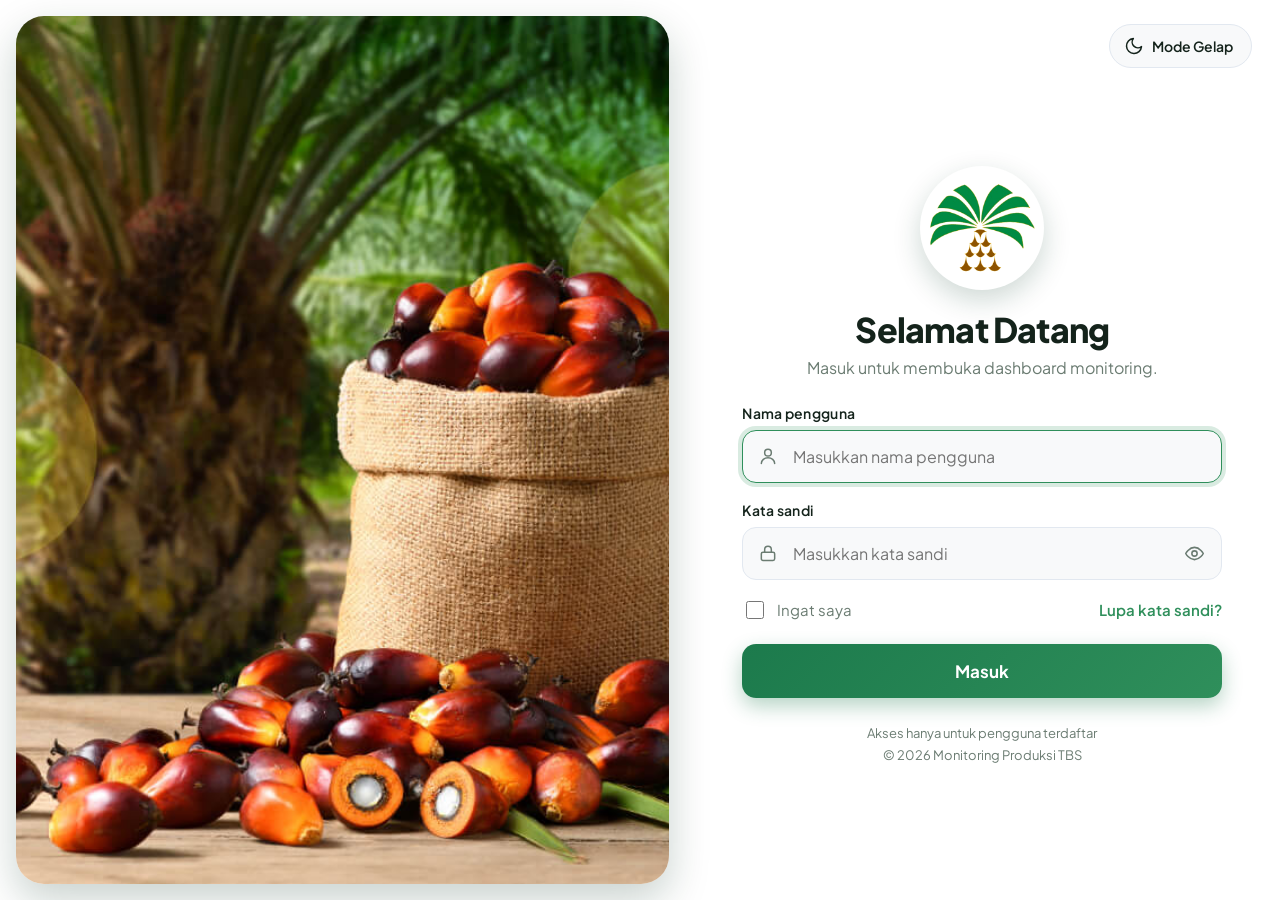
<file: login.html>
<!DOCTYPE html>
<html lang="id">
<head>
    <meta charset="utf-8">
    <meta name="viewport" content="width=device-width, initial-scale=1">
    <!-- Terapkan tema tersimpan (sama dengan dashboard) -->
    <script>
        try { var t = localStorage.getItem("tbs_tema"); if (t) document.documentElement.setAttribute("data-theme", t); } catch (e) {}
    </script>
    <title>Masuk · Monitoring Produksi TBS</title>
    <link rel="preconnect" href="https://fonts.googleapis.com">
    <link rel="preconnect" href="https://fonts.gstatic.com" crossorigin>
    <link href="https://fonts.googleapis.com/css2?family=Plus+Jakarta+Sans:wght@400;500;600;700;800&display=swap" rel="stylesheet">
    <link rel="stylesheet" href="css/login.css">
    <link rel="icon" href="data:,">   
    <script src="js/auth.js"></script>
    <link rel="preconnect" href="https://fonts.googleapis.com">
    <link rel="preconnect" href="https://fonts.gstatic.com" crossorigin>
    <link href="https://fonts.googleapis.com/css2?family=Plus+Jakarta+Sans:wght@400;500;600;700;800&display=swap" rel="stylesheet">
    
</head>
<body>
    <div class="login-wrap">

        <!-- ========== SISI GAMBAR: hanya foto, sudut membulat ========== -->
        <section class="scene">
            <img class="foto" src="assets/sawit.jpeg" alt="Kebun dan buah kelapa sawit" draggable="false">
        </section>

        <!-- ========== SISI FORMULIR ========== -->
        <main class="panel">
            <button type="button" class="tema" id="temaToggle" aria-label="Ganti mode terang atau gelap" title="Mode terang / gelap">
                <svg class="ico-moon" viewBox="0 0 24 24" aria-hidden="true"><path d="M21 12.8A9 9 0 1 1 11.2 3a7 7 0 0 0 9.8 9.8z"/></svg>
                <svg class="ico-sun" viewBox="0 0 24 24" aria-hidden="true"><circle cx="12" cy="12" r="4"/><path d="M12 2v2M12 20v2M4.9 4.9l1.4 1.4M17.7 17.7l1.4 1.4M2 12h2M20 12h2M4.9 19.1l1.4-1.4M17.7 6.3l1.4-1.4"/></svg>
                <span class="lbl-gelap">Mode Gelap</span>
                <span class="lbl-terang">Mode Terang</span>
            </button>

            <form class="card" id="formMasuk" autocomplete="on" novalidate>
                <img class="logo-form" src="assets/logoo-.png" alt="Logo Monitoring">
                <h2>Selamat Datang</h2>
                <p class="sub">Masuk untuk membuka dashboard monitoring.</p>

                <p class="alert" id="pesan" role="alert" hidden></p>

                <div class="field">
                    <label for="nama">Nama pengguna</label>
                    <div class="input">
                        <svg class="ico" viewBox="0 0 24 24" aria-hidden="true"><circle cx="12" cy="8" r="4"/><path d="M4 21c0-4 3.6-7 8-7s8 3 8 7"/></svg>
                        <input id="nama" name="username" type="text" placeholder="Masukkan nama pengguna" autocomplete="username" required autofocus>
                    </div>
                </div>

                <div class="field">
                    <label for="sandi">Kata sandi</label>
                    <div class="input">
                        <svg class="ico" viewBox="0 0 24 24" aria-hidden="true"><rect x="4" y="11" width="16" height="10" rx="2"/><path d="M8 11V8a4 4 0 0 1 8 0v3"/></svg>
                        <input id="sandi" name="password" type="password" placeholder="Masukkan kata sandi" autocomplete="current-password" required>
                        <button type="button" class="eye" id="lihatSandi" aria-label="Tampilkan kata sandi">
                            <svg viewBox="0 0 24 24" aria-hidden="true"><path d="M2 12s3.6-7 10-7 10 7 10 7-3.6 7-10 7S2 12 2 12z"/><circle cx="12" cy="12" r="3"/></svg>
                        </button>
                    </div>
                    <p class="caps" id="capsInfo" hidden>Caps Lock sedang aktif</p>
                </div>

                <div class="row">
                    <label><input type="checkbox" id="ingat"> Ingat saya</label>
                    <button type="button" class="tautan" id="lupaSandi">Lupa kata sandi?</button>
                </div>

                <button type="submit" class="btn" id="tombolMasuk">Masuk</button>
                <p class="foot">Akses hanya untuk pengguna terdaftar<br>© 2026 Monitoring Produksi TBS</p>
            </form>
        </main>
    </div>

    <script>
        // Foto bergeser mengikuti kursor / sentuhan, sehingga bagian yang terpotong
        // (saat jendela dikecilkan) bisa dilihat.
        (function () {
            const foto = document.querySelector(".foto");
            if (!foto) return;
            const awal = { x: 58, y: 50 };                       // posisi bawaan (persen)
            const tujuan = { x: awal.x, y: awal.y };
            const kini = { x: awal.x, y: awal.y };
            const kurangGerak = matchMedia("(prefers-reduced-motion: reduce)").matches;
            const batas = (n) => Math.max(0, Math.min(100, n));
            let jalan = false;

            function pasang() {
                foto.style.objectPosition = kini.x.toFixed(2) + "% " + kini.y.toFixed(2) + "%";
            }

            function langkah() {
                kini.x += (tujuan.x - kini.x) * 0.12;            // gerak halus menuju tujuan
                kini.y += (tujuan.y - kini.y) * 0.12;
                pasang();
                const dekat = Math.abs(tujuan.x - kini.x) < 0.05 && Math.abs(tujuan.y - kini.y) < 0.05;
                if (dekat) { jalan = false; return; }
                requestAnimationFrame(langkah);
            }

            function geser(x, y) {
                tujuan.x = x; tujuan.y = y;
                if (kurangGerak) { kini.x = x; kini.y = y; pasang(); return; }
                if (!jalan) { jalan = true; requestAnimationFrame(langkah); }
            }

            foto.addEventListener("pointermove", (e) => {
                const r = foto.getBoundingClientRect();
                geser(batas(((e.clientX - r.left) / r.width) * 100), batas(((e.clientY - r.top) / r.height) * 100));
            });
            foto.addEventListener("pointerleave", () => geser(awal.x, awal.y));   // kembali ke posisi awal
        })();
    </script>
    <script>
        // Mode terang / gelap — berdiri sendiri, tetap jalan walau auth.js gagal dimuat
        (function () {
            const aktif = () => document.documentElement.getAttribute("data-theme") ||
                (matchMedia("(prefers-color-scheme: dark)").matches ? "dark" : "light");
            document.getElementById("temaToggle").addEventListener("click", () => {
                const baru = aktif() === "dark" ? "light" : "dark";
                document.documentElement.setAttribute("data-theme", baru);
                try { localStorage.setItem("tbs_tema", baru); } catch (e) { /* abaikan */ }
            });
        })();
    </script>
    <script>
        (function () {
            // auth.js wajib satu folder dengan halaman ini
            if (typeof Auth === "undefined") {
                const p = document.getElementById("pesan");
                p.textContent = "File auth.js tidak ditemukan. Simpan auth.js di folder yang sama dengan login.html.";
                p.hidden = false;
                document.getElementById("tombolMasuk").disabled = true;
                return;
            }
            if (Auth.sudahMasuk()) { location.replace(Auth.HALAMAN_UTAMA); return; }

            const $ = (id) => document.getElementById(id);
            const form = $("formMasuk"), nama = $("nama"), sandi = $("sandi"), ingat = $("ingat");
            const tombol = $("tombolMasuk"), pesan = $("pesan"), caps = $("capsInfo");
            let gagal = 0, kunciSampai = 0;

            const tampilPesan = (teks, info) => {
                pesan.textContent = teks;
                pesan.hidden = false;
                pesan.classList.toggle("info", !!info);
                if (!info) { form.classList.remove("goyang"); void form.offsetWidth; form.classList.add("goyang"); }
            };

            // Lihat / sembunyikan kata sandi
            $("lihatSandi").addEventListener("click", (e) => {
                const tampak = sandi.type === "text";
                sandi.type = tampak ? "password" : "text";
                e.currentTarget.setAttribute("aria-label", tampak ? "Tampilkan kata sandi" : "Sembunyikan kata sandi");
            });

            // Peringatan Caps Lock
            sandi.addEventListener("keyup", (e) => { caps.hidden = !(e.getModifierState && e.getModifierState("CapsLock")); });
            sandi.addEventListener("blur", () => { caps.hidden = true; });

            // Lupa kata sandi (tidak ada server, jadi arahkan ke administrator)
            $("lupaSandi").addEventListener("click", () => tampilPesan("Hubungi administrator untuk mengatur ulang kata sandi.", true));

            // Kirim formulir
            form.addEventListener("submit", async (e) => {
                e.preventDefault();
                pesan.hidden = true;
                if (!nama.value.trim() || !sandi.value) { tampilPesan("Isi nama pengguna dan kata sandi."); return; }
                const sisa = Math.ceil((kunciSampai - Date.now()) / 1000);
                if (sisa > 0) { tampilPesan("Terlalu banyak percobaan. Coba lagi dalam " + sisa + " detik."); return; }

                tombol.disabled = true; tombol.textContent = "Memeriksa…";
                try {
                    if (await Auth.masuk(nama.value, sandi.value, ingat.checked)) {
                        location.replace(Auth.HALAMAN_UTAMA);
                        return;
                    }
                    gagal++;
                    if (gagal >= 5) { gagal = 0; kunciSampai = Date.now() + 30000; tampilPesan("Terlalu banyak percobaan. Coba lagi dalam 30 detik."); }
                    else tampilPesan("Nama pengguna atau kata sandi salah.");
                } catch (err) {
                    tampilPesan("Login tidak bisa diproses di browser ini. Buka lewat https:// atau localhost.");
                }
                tombol.disabled = false; tombol.textContent = "Masuk";
                sandi.select();
            });
        })();
    </script>
</body>
</html>
</file>
<file: css/login.css>
/* =====================================================================
   login.css — halaman masuk: kiri gambar kebun sawit, kanan formulir
   ===================================================================== */

:root {
    --bg: #ffffff;
    --card: #f8f9fa;
    --tx: #14231b;
    --mut: #6b7c72;
    --ac: #2f8f5b;
    --ac-gradient: linear-gradient(135deg, #1c7a4c 0%, #2f8f5b 100%);
    --bd: #e2e8f0;
    --bad: #d1503f;
    color-scheme: light;
}
:root[data-theme="dark"] {
    --bg: #0f1a14; --card: #17261d; --tx: #e6f0ea; --mut: #8fa598;
    --ac: #4cc68a; --bd: #24382c; --bad: #ef7a69; color-scheme: dark;
}
@media (prefers-color-scheme: dark) {
    :root:not([data-theme]) {
        --bg: #0f1a14; --card: #17261d; --tx: #e6f0ea; --mut: #8fa598;
        --ac: #4cc68a; --bd: #24382c; --bad: #ef7a69; color-scheme: dark;
    }
}

* { box-sizing: border-box; }

body {
    margin: 0;
    /* Menerapkan font Plus Jakarta Sans secara global */
    font-family: 'Plus Jakarta Sans', system-ui, -apple-system, sans-serif;
    background: var(--bg);
    color: var(--tx);
}

/* Pengaturan bobot font agar hierarki visual terlihat rapi dan elegan */
.card h2 {
    font-weight: 800; /* Judul tebal tegas */
    letter-spacing: -.8px;
}

.field label {
    font-weight: 600; /* Label agak tebal */
}

.btn {
    font-weight: 700; /* Tombol tegas */
}

.login-wrap {
    display: grid;
    grid-template-columns: 1.15fr 1fr;
    min-height: 100vh;
}

/* ---------- Sisi gambar: foto saja, keempat sudut membulat ---------- */
.scene {
    padding: 16px;
}
.foto {
    display: block;
    width: 100%;
    height: calc(100vh - 32px);
    height: calc(100dvh - 32px);
    min-height: 420px;
    border-radius: 28px;
    object-fit: cover;
    object-position: 58% 50%;
    cursor: move;
    touch-action: pan-y;
    -webkit-user-select: none;
    user-select: none;
    /* Baris -webkit-user-drag dihapus untuk menghilangkan peringatan Firefox */
    box-shadow: 0 16px 40px rgba(8, 48, 31, .22);
}

/* ---------- Sisi formulir (diperbesar) ---------- */
.panel {
    position: relative;
    display: grid;
    place-items: center;
    padding: 60px 36px 28px;
    font-size: 16px;
}

/* Tombol mode terang / gelap */
.tema {
    position: absolute;
    top: 24px;
    right: 28px;
    display: flex;
    align-items: center;
    gap: 8px;
    height: 44px;
    padding: 0 18px 0 14px;
    border: 1px solid var(--bd);
    border-radius: 22px;
    background: var(--card);
    color: var(--tx);
    font: inherit;
    font-size: 14px;
    font-weight: 600;
    cursor: pointer;
    transition: border-color .2s, background-color .2s;
}
.tema:hover { border-color: var(--ac); }
.tema:focus-visible { outline: 2px solid var(--ac); outline-offset: 2px; }
.tema svg { width: 20px; height: 20px; fill: none; stroke: currentColor; stroke-width: 1.8; stroke-linecap: round; stroke-linejoin: round; }
/* Mode terang: bulan + "Mode Gelap". Mode gelap: matahari + "Mode Terang". */
.ico-sun, .lbl-terang { display: none; }
:root[data-theme="dark"] .ico-moon, :root[data-theme="dark"] .lbl-gelap { display: none; }
:root[data-theme="dark"] .ico-sun { display: block; }
:root[data-theme="dark"] .lbl-terang { display: inline; }
@media (prefers-color-scheme: dark) {
    :root:not([data-theme]) .ico-moon, :root:not([data-theme]) .lbl-gelap { display: none; }
    :root:not([data-theme]) .ico-sun { display: block; }
    :root:not([data-theme]) .lbl-terang { display: inline; }
}

.card { width: 100%; max-width: 480px; }
.logo-form {
    display: block;
    width: 124px;
    height: 124px;
    margin: 0 auto 18px;
    padding: 8px;
    border-radius: 50%;
    background: #fff;
    object-fit: contain;
    box-shadow: 0 10px 28px rgba(10, 58, 40, .2);
}
.card h2 { margin: 0 0 6px; font-size: 34px; font-weight: 800; letter-spacing: -.8px; text-align: center; }
.card .sub { margin: 0 0 26px; color: var(--mut); font-size: 16px; text-align: center; }

.field { margin-bottom: 18px; }
.field label {
    display: block;
    margin-bottom: 8px;
    font-size: 14px;
    font-weight: 600;
    letter-spacing: .3px;
}
.input { position: relative; display: flex; align-items: center; }
.input svg.ico {
    position: absolute;
    left: 16px;
    width: 20px;
    height: 20px;
    fill: none;
    stroke: var(--mut);
    stroke-width: 1.8;
    stroke-linecap: round;
    stroke-linejoin: round;
    pointer-events: none;
}
.input input {
    width: 100%;
    padding: 15px 52px 15px 50px;
    border: 1px solid var(--bd);
    border-radius: 14px;
    outline: none;
    background: var(--card);
    color: var(--tx);
    font: inherit;
    font-size: 16px;
    transition: border-color .2s, box-shadow .2s;
}
.input input:focus { border-color: var(--ac); box-shadow: 0 0 0 4px rgba(47, 143, 91, .18); }
.eye {
    position: absolute;
    right: 8px;
    display: grid;
    place-items: center;
    width: 40px;
    height: 40px;
    border: 0;
    border-radius: 10px;
    background: transparent;
    color: var(--mut);
    cursor: pointer;
}
.eye:hover { color: var(--tx); }
.eye svg { width: 21px; height: 21px; fill: none; stroke: currentColor; stroke-width: 1.8; stroke-linecap: round; stroke-linejoin: round; }
.caps { margin: 8px 0 0; color: #c48b26; font-size: 13px; font-weight: 600; }
.caps[hidden] { display: none; }

.row {
    display: flex;
    align-items: center;
    justify-content: space-between;
    margin: 4px 0 22px;
    color: var(--mut);
    font-size: 15px;
}
.row label { display: flex; align-items: center; gap: 10px; cursor: pointer; }
.row input { width: 18px; height: 18px; accent-color: var(--ac); }
.tautan { padding: 0; border: 0; background: none; color: var(--ac); font: inherit; font-weight: 600; cursor: pointer; }
.tautan:hover { text-decoration: underline; }

.btn {
    width: 100%;
    padding: 16px 20px;
    border: 0;
    border-radius: 14px;
    background: var(--ac-gradient);
    color: #fff;
    font: inherit;
    font-size: 17px;
    font-weight: 700;
    cursor: pointer;
    box-shadow: 0 8px 20px rgba(28, 122, 76, .32);
    transition: transform .2s, filter .2s, box-shadow .2s;
}
.btn:hover { transform: translateY(-1px); filter: brightness(1.08); box-shadow: 0 12px 26px rgba(28, 122, 76, .38); }
.btn:disabled { opacity: .7; cursor: wait; transform: none; }

.alert {
    margin: 0 0 18px;
    padding: 12px 16px;
    border-radius: 12px;
    background: rgba(209, 80, 63, .12);
    color: var(--bad);
    font-size: 14px;
    font-weight: 600;
}
.alert.info { background: rgba(47, 143, 91, .12); color: var(--ac); }
.alert[hidden] { display: none; }

.foot { margin: 24px 0 0; color: var(--mut); font-size: 13px; text-align: center; line-height: 1.7; }

@keyframes goyang { 20%, 60% { transform: translateX(-6px); } 40%, 80% { transform: translateX(6px); } }
.card.goyang { animation: goyang .4s; }

/* Layar laptop yang pendek: rapatkan jarak agar formulir muat tanpa menggulir */
@media (min-width: 861px) and (max-height: 760px) {
    .panel { padding: 56px 36px 16px; }
    .logo-form { width: 96px; height: 96px; margin-bottom: 12px; }
    .card h2 { font-size: 30px; }
    .card .sub { margin-bottom: 18px; }
    .field { margin-bottom: 13px; }
    .field label { margin-bottom: 6px; }
    .input input { padding-top: 12px; padding-bottom: 12px; }
    .row { margin-bottom: 16px; }
    .btn { padding: 14px 20px; }
    .foot { margin-top: 14px; line-height: 1.5; }
}

/* ---------- Responsif (mobile) ----------
   Tablet / lanskap: tetap berdampingan (foto kiri, formulir kanan).
   Ponsel potret (<= 560px): foto menjadi banner di atas, formulir penuh di bawah. */

/* Tablet / layar sedang (<= 860px) */
@media (max-width: 860px) {
    .login-wrap { grid-template-columns: .85fr 1fr; min-height: 100vh; min-height: 100dvh; }
    .scene { padding: 12px; }
    .foto {
        height: calc(100vh - 24px);
        height: calc(100dvh - 24px);
        min-height: 440px;
        border-radius: 24px;
        position: sticky;
        top: 12px;
    }
    .panel { padding: 64px 22px 24px; font-size: 15px; }
    .tema { top: 14px; right: 16px; height: 38px; padding: 0 14px 0 11px; font-size: 13px; border-radius: 19px; }
    .tema svg { width: 18px; height: 18px; }
    .logo-form { width: 96px; height: 96px; margin-bottom: 12px; padding: 7px; }
    .card h2 { font-size: 28px; }
    .card .sub { font-size: 14px; margin-bottom: 20px; }
    .field { margin-bottom: 14px; }
    .field label { font-size: 13px; margin-bottom: 6px; }
    .input input { padding: 13px 46px 13px 44px; font-size: 16px; border-radius: 12px; text-overflow: ellipsis; }
    .input svg.ico { left: 14px; width: 18px; height: 18px; }
    .eye { width: 36px; height: 36px; right: 6px; }
    .row { font-size: 13px; margin-bottom: 16px; flex-wrap: wrap; gap: 6px 10px; }
    .btn { padding: 14px 16px; font-size: 16px; border-radius: 12px; }
    .foot { font-size: 12px; margin-top: 16px; }
}

/* Ponsel potret (<= 560px): foto jadi banner di atas, formulir lebar penuh di bawah */
@media (max-width: 560px) {
    .login-wrap {
        position: relative;
        grid-template-columns: 1fr;
        grid-template-rows: auto 1fr;
        min-height: 100vh;
        min-height: 100dvh;
    }
    .scene { padding: max(12px, env(safe-area-inset-top)) 12px 0; }
    .foto {
        position: static;
        height: 210px;
        min-height: 0;
        border-radius: 24px;
        object-position: 50% 62%;
        cursor: default;
        box-shadow: 0 8px 22px rgba(8, 48, 31, .2);
    }
    /* panel tidak jadi acuan posisi, supaya tombol tema menempel di atas foto */
    .panel {
        position: static;
        place-items: start center;
        padding: 0 22px max(28px, env(safe-area-inset-bottom));
        font-size: 15px;
    }
    .tema {
        top: calc(max(12px, env(safe-area-inset-top)) + 12px);
        right: 24px;
        width: 40px; height: 40px; padding: 0;
        justify-content: center;
        border-radius: 50%;
        background: var(--bg);
        box-shadow: 0 4px 12px rgba(0, 0, 0, .18);
    }
    .tema .lbl-gelap, .tema .lbl-terang { display: none !important; }
    .card { max-width: 420px; }
    /* logo menumpang di tepi bawah foto */
    .logo-form {
        position: relative;
        z-index: 2;
        width: 92px; height: 92px;
        margin: -46px auto 12px;
        padding: 7px;
        border: 4px solid var(--bg);
        box-shadow: 0 8px 20px rgba(10, 58, 40, .22);
    }
    .card h2 { font-size: 26px; letter-spacing: -.6px; }
    .card .sub { font-size: 14px; margin-bottom: 22px; line-height: 1.5; }
    .field { margin-bottom: 14px; }
    .field label { font-size: 13.5px; margin-bottom: 6px; }
    /* teks ketikan tetap 16px agar iPhone tidak zoom otomatis */
    .input input { padding: 14px 48px 14px 46px; border-radius: 12px; font-size: 16px; }
    .input input::placeholder { font-size: 15px; }
    .input input:focus { box-shadow: 0 0 0 3px rgba(47, 143, 91, .18); }
    .input svg.ico { left: 15px; width: 19px; height: 19px; }
    .eye { width: 38px; height: 38px; right: 5px; }
    .row { font-size: 14px; margin: 4px 0 18px; gap: 6px 10px; }
    .row input { width: 17px; height: 17px; }
    .btn { padding: 15px 16px; font-size: 16px; border-radius: 12px; }
    .alert { font-size: 13px; padding: 11px 14px; margin-bottom: 14px; }
    .caps { font-size: 12px; }
    .foot { font-size: 12px; margin-top: 20px; line-height: 1.6; }
}

/* Ponsel sangat kecil (<= 360px) */
@media (max-width: 360px) {
    .scene { padding-left: 8px; padding-right: 8px; }
    .foto { height: 180px; }
    .panel { padding-left: 16px; padding-right: 16px; }
    .card h2 { font-size: 23px; }
    .logo-form { width: 80px; height: 80px; margin-top: -40px; }
    .input input::placeholder { font-size: 14px; }
}

/* Ponsel posisi lanskap (pendek): rapatkan jarak vertikal */
@media (max-width: 860px) and (max-height: 500px) {
    .panel { padding-top: 54px; }
    .logo-form { width: 56px; height: 56px; margin-bottom: 6px; }
    .card h2 { font-size: 20px; }
    .card .sub { margin-bottom: 10px; }
    .field { margin-bottom: 8px; }
    .row { margin-bottom: 10px; }
    .foot { margin-top: 10px; }
}
@media (prefers-reduced-motion: reduce) {
    .card.goyang { animation: none; }
}
</file>
